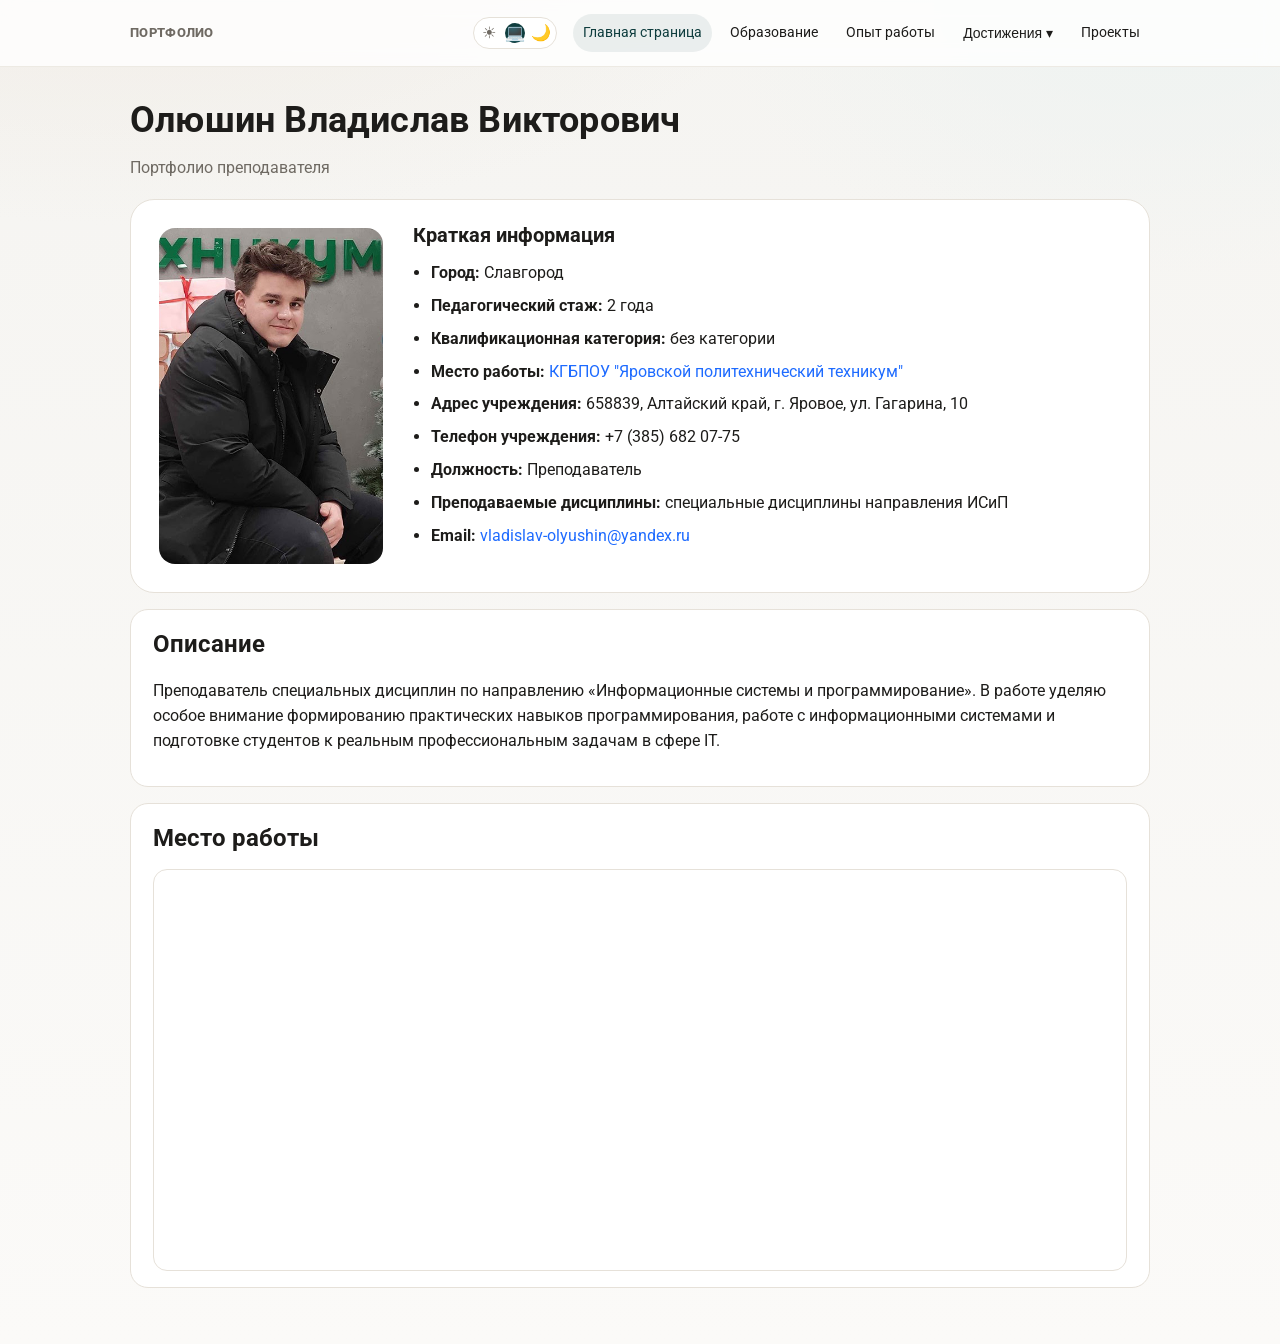
<file: index.html>
<!doctype html>
<html lang="ru">

<head>
  <meta charset="utf-8" />
  <!-- Иконка сайта -->
  <link rel="icon" href="assets/img/favicon.ico" type="image/x-icon">
  <!-- Настройки адаптивности -->
  <meta name="viewport" content="width=device-width, initial-scale=1" />
  <!-- Заголовок страницы во вкладке браузера -->
  <title>Олюшин | Портфолио</title>

  <!-- Подключение CSS -->
  <link rel="stylesheet" href="assets/css/styles.css" />
</head>

<body>
  <!-- Шапка сайта -->
  <header class="header">
    <div class="container">
      <div class="navbar">
        <!-- Логотип -->
        <a class="brand" href="index.html">Портфолио</a>

        <!-- Дополнительные элементы шапки -->
        <div class="nav-actions">
          <!-- Переключатель темы -->
          <div class="theme-switch" data-theme-switch aria-label="Переключатель темы">
            <button type="button" data-theme-btn="light" aria-label="Светлая тема" aria-pressed="false">☀</button>
            <button type="button" data-theme-btn="system" aria-label="Как в системе" aria-pressed="false">💻</button>
            <button type="button" data-theme-btn="dark" aria-label="Тёмная тема" aria-pressed="false">🌙</button>
            <span class="theme-switch__indicator" aria-hidden="true"></span>
          </div>

          <!-- Бургер-меню -->
          <button class="burger" data-burger aria-label="Меню" aria-expanded="false">
            ☰ <span style="font-size:13px;color:var(--muted)">Меню</span>
          </button>
        </div>

        <!-- Основная навигация -->
        <nav class="nav" data-nav>
          <a class="active" href="index.html">Главная страница</a>
          <a href="pages/education.html">Образование</a>
          <a href="pages/work-experience.html">Опыт работы</a>

          <!-- Выпадающее меню достижений -->
          <div class="dropdown" data-dropdown>
            <button type="button" data-dropdown-btn aria-expanded="false">Достижения ▾</button>
            <div class="dropdown-panel">
              <a href="pages/achievements/teacher.html">Преподавателя</a>
              <a href="pages/achievements/students.html">Студентов</a>
            </div>
          </div>

          <a href="pages/projects.html">Проекты</a>
        </nav>
      </div>
    </div>
  </header>

  <!-- Основное содержимое страницы -->
  <main class="container">
    <!-- Заголовок страницы -->
    <h1 class="page-title">Олюшин Владислав Викторович</h1>
    <p class="subtitle">Портфолио преподавателя</p>

    <!-- Блок с фотографией и основной информацией -->
    <section class="section hero">
      <div class="portrait">
        <!-- Кликабельное фото -->
        <div class="portrait-card" id="portraitCard" role="button" tabindex="0"
             aria-label="Открыть фото в полном размере">
          <img
            src="assets/img/portrait.jpg"
            alt="Фото преподавателя"
            id="portraitImg"
          />
        </div>
      </div>

      <div>
        <h2>Краткая информация</h2>
        <ul class="factlist">
          <li><b>Город:</b> Славгород</li>
          <li><b>Педагогический стаж:</b> 2 года</li>
          <li><b>Квалификационная категория:</b> без категории</li>
          <li><b>Место работы:</b>
            <a href="https://vk.com/yarovoe_tehnikum">КГБПОУ "Яровской политехнический техникум"</a>
          </li>
          <li><b>Адрес учреждения:</b> 658839, Алтайский край, г. Яровое, ул. Гагарина, 10</li>
          <li><b>Телефон учреждения:</b> +7 (385) 682 07-75</li>
          <li><b>Должность:</b> Преподаватель</li>
          <li><b>Преподаваемые дисциплины:</b> специальные дисциплины направления ИСиП</li>
          <li><b>Email:</b> <a href="mailto:vladislav-olyushin@yandex.ru">vladislav-olyushin@yandex.ru</a></li>
        </ul>
      </div>
    </section>

    <!-- Описание -->
    <section class="card">
      <h2>Описание</h2>
      <p>
        Преподаватель специальных дисциплин по направлению «Информационные системы и программирование».
        В работе уделяю особое внимание формированию практических навыков программирования,
        работе с информационными системами и подготовке студентов к реальным профессиональным задачам в сфере IT.
      </p>
    </section>

    <!-- Карта места работы -->
    <section class="card">
      <h2>Место работы</h2>
      <div class="map-wrapper">
        <iframe
          src="https://yandex.ru/map-widget/v1/?ll=78.564672%2C52.915145&z=18&mode=poi&poi%5Bpoint%5D=78.564001%2C52.914537"
          allowfullscreen
          loading="lazy">
        </iframe>
      </div>
    </section>
  </main>

  <!-- Модальное окно для фото и документов -->
  <div class="img-modal" id="imgModal" aria-hidden="true" role="dialog">
    <div class="img-modal__dialog">
      <img class="img-modal__img" id="imgModalImg" alt="Документ" />
      <iframe class="img-modal__frame" id="imgModalFrame" title="Документ" hidden></iframe>
    </div>
  </div>

  <!-- Подключение JavaScript -->
  <script src="assets/js/main.js"></script>
</body>
</html>
</file>
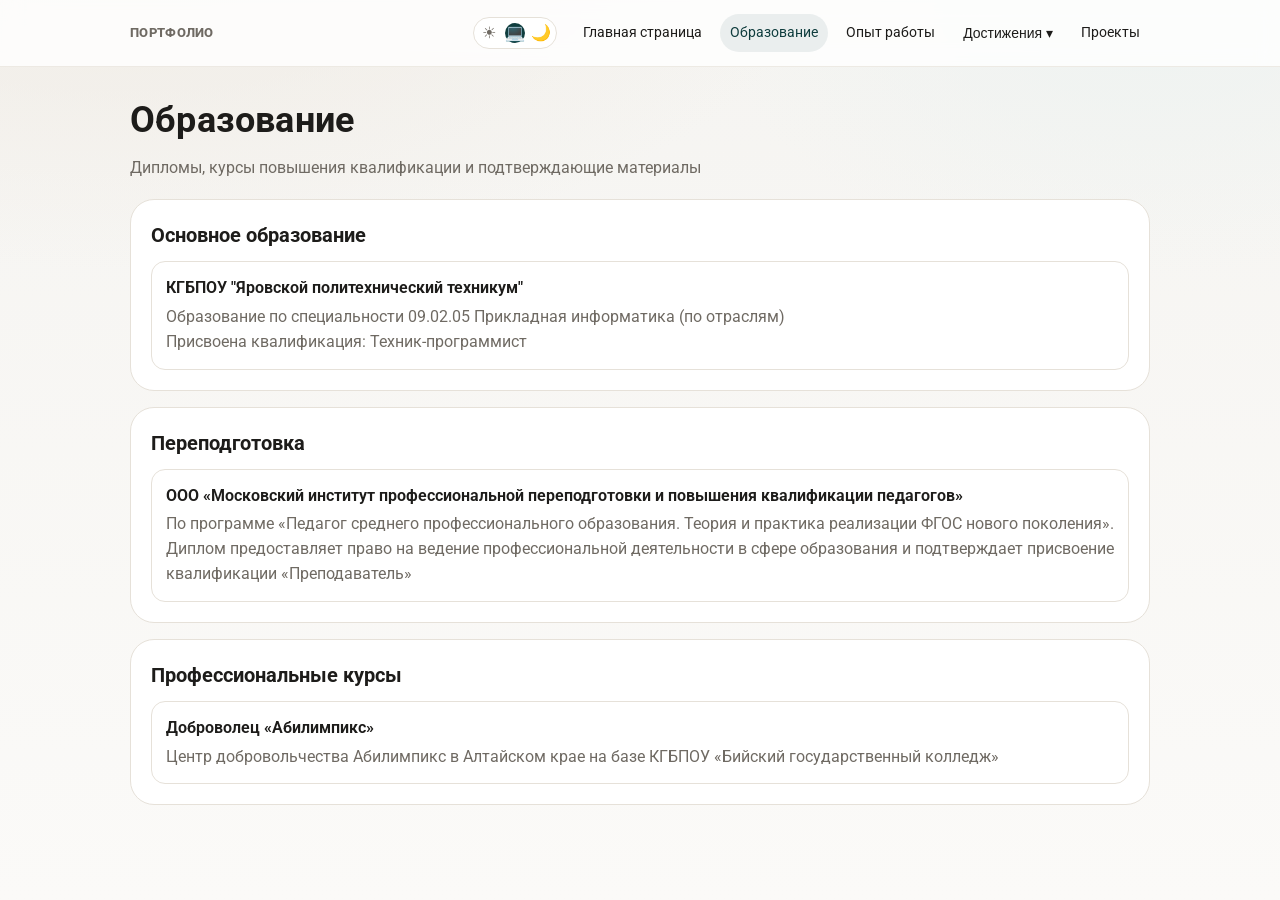
<file: pages/education.html>
<!doctype html>
<html lang="ru">

<head>
  <!-- Мета-информация и настройки страницы -->
  <meta charset="utf-8" />
  <!-- Иконка сайта (favicon) -->
  <link rel="icon" href="../assets/img/favicon.ico" type="image/x-icon">
  <!-- Адаптивная область просмотра для мобильных устройств -->
  <meta name="viewport" content="width=device-width, initial-scale=1" />
  <!-- Заголовок страницы во вкладке браузера -->
  <title>Олюшин | Образование</title>
  <!-- Подключение основного файла стилей -->
  <link rel="stylesheet" href="../assets/css/styles.css" />
</head>

<body>
  <!-- Шапка сайта -->
  <header class="header">
    <div class="container">
      <div class="navbar">
        <!-- Логотип/название сайта со ссылкой на главную страницу -->
        <a class="brand" href="../index.html">Портфолио</a>

        <!-- Блок элементов управления навигацией -->
        <div class="nav-actions">
          <!-- Переключатель темы оформления -->
          <div class="theme-switch" data-theme-switch aria-label="Переключатель темы">
            <button type="button" data-theme-btn="light" aria-label="Светлая тема" aria-pressed="false">☀</button>
            <button type="button" data-theme-btn="system" aria-label="Как в системе" aria-pressed="false">💻</button>
            <button type="button" data-theme-btn="dark" aria-label="Тёмная тема" aria-pressed="false">🌙</button>
            <span class="theme-switch__indicator" aria-hidden="true"></span>
          </div>

          <!-- Кнопка бургер-меню для мобильной навигации -->
          <button class="burger" data-burger aria-label="Меню" aria-expanded="false">
            ☰ <span style="font-size:13px;color:var(--muted)">Меню</span>
          </button>
        </div>

        <!-- Основное навигационное меню -->
        <nav class="nav" data-nav>
          <a href="../index.html">Главная страница</a>
          <a class="active" href="education.html">Образование</a>
          <a href="work-experience.html">Опыт работы</a>

          <!-- Выпадающее меню с достижениями -->
          <div class="dropdown" data-dropdown>
            <button type="button" data-dropdown-btn aria-expanded="false">Достижения ▾</button>
            <div class="dropdown-panel">
              <a href="achievements/teacher.html">Преподавателя</a>
              <a href="achievements/students.html">Студентов</a>
            </div>
          </div>

          <a href="projects.html">Проекты</a>
        </nav>
      </div>
    </div>
  </header>

  <!-- Основное содержимое страницы -->
  <main class="container">
    <!-- Заголовок и подзаголовок страницы -->
    <h1 class="page-title">Образование</h1>
    <p class="subtitle">
      Дипломы, курсы повышения квалификации и подтверждающие материалы
    </p>

    <!-- Секция: основное образование -->
    <section class="section">
      <h2>Основное образование</h2>
      <div class="rows">
        <!-- Кликабельная карточка диплома -->
        <a class="row row--link"
           href="../content/education/yarovsk_polytechnic_college.pdf"
           target="_blank"
           rel="noopener"
           aria-label="Открыть диплом Яровского политехнического техникума">
          <p class="row-title">
            КГБПОУ "Яровской политехнический техникум"
          </p>
          <p class="row-sub">
            Образование по специальности 09.02.05 Прикладная информатика (по отраслям)
          </p>
          <p class="row-sub">
            Присвоена квалификация: Техник-программист
          </p>
        </a>
      </div>
    </section>

    <!-- Секция: профессиональная переподготовка -->
    <section class="section">
      <h2>Переподготовка</h2>
      <div class="rows">
        <!-- Кликабельная карточка диплома о переподготовке -->
        <a class="row row--link"
           href="../content/education/moscow_institute_of_professional_retraining_and_advanced_training_of_teachers.pdf"
           target="_blank"
           rel="noopener"
           aria-label="Открыть диплом о профессиональной переподготовке">
          <p class="row-title">
            ООО «Московский институт профессиональной переподготовки и повышения квалификации педагогов»
          </p>
          <p class="row-sub">
            По программе «Педагог среднего профессионального образования. Теория и практика реализации ФГОС нового поколения».
            Диплом предоставляет право на ведение профессиональной деятельности в сфере образования и подтверждает
            присвоение квалификации «Преподаватель»
          </p>
        </a>
      </div>
    </section>

    <!-- Секция: профессиональные курсы -->
    <section class="section">
      <h2>Профессиональные курсы</h2>
      <div class="rows">
        <!-- Кликабельная карточка документа курса -->
        <a class="row row--link"
           href="../content/education/volunteer_abilympics.pdf"
           target="_blank"
           rel="noopener"
           aria-label="Открыть документ курса Абилимпикс">
          <p class="row-title">Доброволец «Абилимпикс»</p>
          <p class="row-sub">
            Центр добровольчества Абилимпикс в Алтайском крае на базе КГБПОУ «Бийский государственный колледж»
          </p>
        </a>
      </div>
    </section>
  </main>

  <!-- Модальное окно для просмотра документов -->
  <div class="img-modal" id="imgModal" aria-hidden="true" role="dialog">
    <div class="img-modal__dialog">
      <!-- Область для показа изображения -->
      <img class="img-modal__img" id="imgModalImg" alt="Документ" hidden />
      <!-- Область для показа PDF-документа -->
      <iframe class="img-modal__frame" id="imgModalFrame" title="Документ" hidden></iframe>
    </div>
  </div>

  <!-- Подключение основного JavaScript-файла -->
  <script src="../assets/js/main.js"></script>
</body>

</html>
</file>
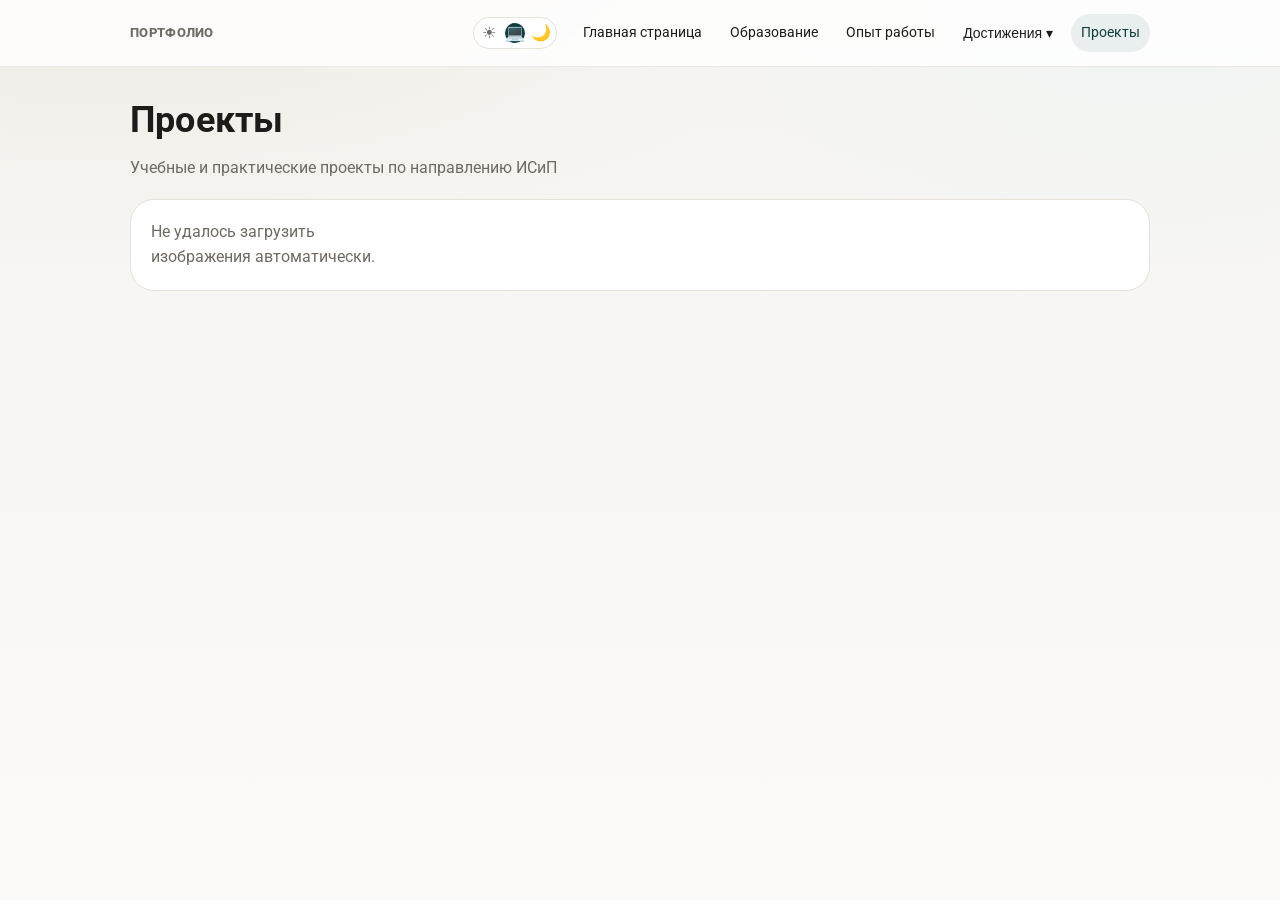
<file: pages/projects.html>
<!doctype html>
<html lang="ru">

<head>
  <!-- Мета-информация и настройки страницы -->
  <meta charset="utf-8" />
  <!-- Иконка сайта (favicon) -->
  <link rel="icon" href="../assets/img/favicon.ico" type="image/x-icon">
  <!-- Адаптивная область просмотра для мобильных устройств -->
  <meta name="viewport" content="width=device-width, initial-scale=1" />
  <!-- Заголовок страницы во вкладке браузера -->
  <title>Олюшин | Проекты</title>
  <!-- Подключение основного файла стилей -->
  <link rel="stylesheet" href="../assets/css/styles.css?v=20260427" />
</head>

<body>
  <!-- Шапка сайта -->
  <header class="header">
    <div class="container">
      <div class="navbar">
        <!-- Логотип/название сайта со ссылкой на главную страницу -->
        <a class="brand" href="../index.html">Портфолио</a>

        <!-- Блок элементов управления навигацией -->
        <div class="nav-actions">
          <!-- Переключатель темы оформления -->
          <div class="theme-switch" data-theme-switch aria-label="Переключатель темы">
            <button type="button" data-theme-btn="light" aria-label="Светлая тема" aria-pressed="false">☀</button>
            <button type="button" data-theme-btn="system" aria-label="Как в системе" aria-pressed="false">💻</button>
            <button type="button" data-theme-btn="dark" aria-label="Тёмная тема" aria-pressed="false">🌙</button>
            <span class="theme-switch__indicator" aria-hidden="true"></span>
          </div>

          <!-- Кнопка бургер-меню для мобильной навигации -->
          <button class="burger" data-burger aria-label="Меню" aria-expanded="false">
            ☰ <span style="font-size:13px;color:var(--muted)">Меню</span>
          </button>
        </div>

        <!-- Основное навигационное меню -->
        <nav class="nav" data-nav>
          <a href="../index.html">Главная страница</a>
          <a href="education.html">Образование</a>
          <a href="work-experience.html">Опыт работы</a>

          <!-- Выпадающее меню с достижениями -->
          <div class="dropdown" data-dropdown>
            <button type="button" data-dropdown-btn aria-expanded="false">Достижения ▾</button>
            <div class="dropdown-panel">
              <a href="achievements/teacher.html">Преподавателя</a>
              <a href="achievements/students.html">Студентов</a>
            </div>
          </div>

          <a class="active" href="projects.html">Проекты</a>
        </nav>
      </div>
    </div>
  </header>

  <!-- Основное содержимое страницы -->
  <main class="container">
    <!-- Заголовок и подзаголовок страницы -->
    <h1 class="page-title">Проекты</h1>
    <p class="subtitle">Учебные и практические проекты по направлению ИСиП</p>

    <!-- Секция с автоматической галереей проектов -->
    <section class="section">
      <!-- Галерея заполняется автоматически из content/projects. -->
      <div class="gallery gallery--4"
           data-auto-gallery
           data-gallery-id="projects"
           data-gallery-path="content/projects"
           data-gallery-base="../content/projects"
           data-gallery-title="Проект"
           data-gallery-caption="true"
           data-gallery-sort="name-asc"
           data-gallery-branch="main"
           data-repo-owner="vsemirka"
           data-repo-name="olyushinvv.io">
        <p class="subtitle" style="margin:0">Загрузка документов...</p>
      </div>
    </section>
  </main>

  <!-- Модальное окно для просмотра и скачивания документов -->
  <div class="img-modal" id="imgModal" aria-hidden="true" role="dialog">
    <div class="img-modal__dialog">
      <!-- Область для изображений -->
      <img class="img-modal__img" id="imgModalImg" alt="Документ" />
      <!-- Область для встроенного просмотра PDF -->
      <iframe class="img-modal__frame" id="imgModalFrame" title="Документ" hidden></iframe>
    </div>
  </div>

  <!-- Подключение основного клиентского скрипта -->
  <script src="../assets/js/main.js?v=20260427"></script>
</body>

</html>
</file>
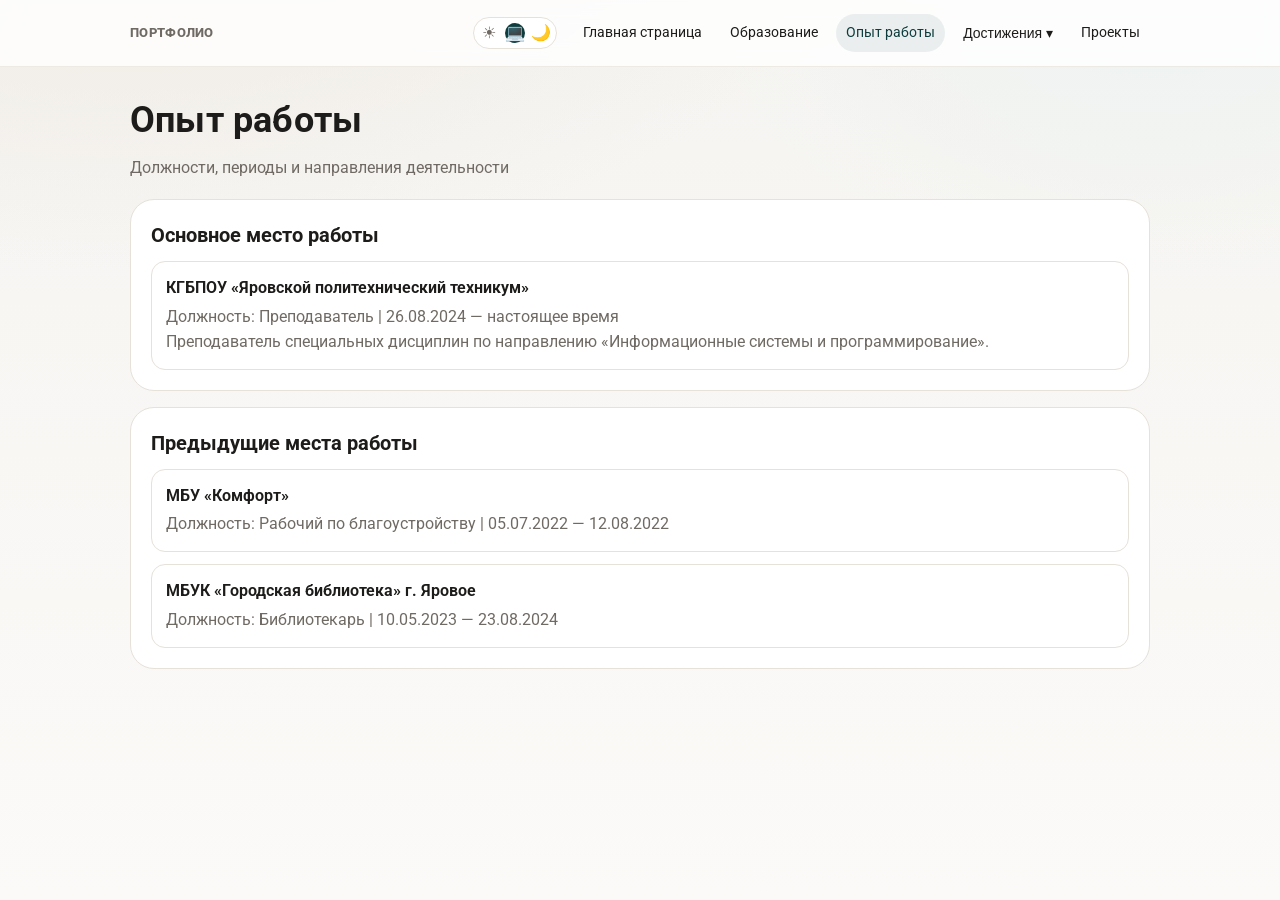
<file: pages/work-experience.html>
<!doctype html>
<html lang="ru">

<head>
  <!-- Мета-информация и настройки страницы -->
  <meta charset="utf-8" />
  <!-- Иконка сайта (favicon) -->
  <link rel="icon" href="../assets/img/favicon.ico" type="image/x-icon">
  <!-- Адаптивная область просмотра для мобильных устройств -->
  <meta name="viewport" content="width=device-width, initial-scale=1" />
  <!-- Заголовок страницы во вкладке браузера -->
  <title>Олюшин | Опыт работы</title>
  <!-- Подключение основного файла стилей -->
  <link rel="stylesheet" href="../assets/css/styles.css" />
</head>

<body>
  <!-- Шапка сайта -->
  <header class="header">
    <div class="container">
      <div class="navbar">
        <!-- Логотип/название сайта со ссылкой на главную страницу -->
        <a class="brand" href="../index.html">Портфолио</a>

        <!-- Блок элементов управления навигацией -->
        <div class="nav-actions">
          <!-- Переключатель темы оформления -->
          <div class="theme-switch" data-theme-switch aria-label="Переключатель темы">
            <button type="button" data-theme-btn="light" aria-label="Светлая тема" aria-pressed="false">☀</button>
            <button type="button" data-theme-btn="system" aria-label="Как в системе" aria-pressed="false">💻</button>
            <button type="button" data-theme-btn="dark" aria-label="Тёмная тема" aria-pressed="false">🌙</button>
            <span class="theme-switch__indicator" aria-hidden="true"></span>
          </div>

          <!-- Кнопка бургер-меню для мобильной навигации -->
          <button class="burger" data-burger aria-label="Меню" aria-expanded="false">
            ☰ <span style="font-size:13px;color:var(--muted)">Меню</span>
          </button>
        </div>

        <!-- Основное навигационное меню -->
        <nav class="nav" data-nav>
          <a href="../index.html">Главная страница</a>
          <a href="education.html">Образование</a>
          <a class="active" href="work-experience.html">Опыт работы</a>

          <!-- Выпадающее меню с достижениями -->
          <div class="dropdown" data-dropdown>
            <button type="button" data-dropdown-btn aria-expanded="false">Достижения ▾</button>
            <div class="dropdown-panel">
              <a href="achievements/teacher.html">Преподавателя</a>
              <a href="achievements/students.html">Студентов</a>
            </div>
          </div>

          <a href="projects.html">Проекты</a>
        </nav>
      </div>
    </div>
  </header>

  <!-- Основное содержимое -->
  <main class="container">
    <!-- Заголовок и подзаголовок страницы -->
    <h1 class="page-title">Опыт работы</h1>
    <p class="subtitle">Должности, периоды и направления деятельности</p>

    <!-- Секция: текущее место работы -->
    <section class="section">
      <!-- Текущее место работы выводится статически в HTML. -->
      <h2>Основное место работы</h2>
      <div class="rows">
        <!-- Карточка текущего места работы -->
        <div class="row">
          <p class="row-title">КГБПОУ «Яровской политехнический техникум»</p>
          <p class="row-sub">Должность: Преподаватель | 26.08.2024 — настоящее время</p>
          <p class="row-sub">
            Преподаватель специальных дисциплин по направлению «Информационные системы и программирование».
          </p>
        </div>
      </div>
    </section>

    <!-- Секция: предыдущие места работы -->
    <section class="section">
      <!-- Предыдущие места работы также заполняются вручную на этой странице. -->
      <h2>Предыдущие места работы</h2>
      <div class="rows">
        <!-- Карточка места работы в МБУ «Комфорт» -->
        <div class="row">
          <p class="row-title">МБУ «Комфорт»</p>
          <p class="row-sub">Должность: Рабочий по благоустройству | 05.07.2022 — 12.08.2022</p>
        </div>

        <!-- Карточка места работы в городской библиотеке -->
        <div class="row">
          <p class="row-title">МБУК «Городская библиотека» г. Яровое</p>
          <p class="row-sub">Должность: Библиотекарь | 10.05.2023 — 23.08.2024</p>
        </div>
      </div>
    </section>
  </main>

  <script src="../assets/js/main.js"></script>
</body>
</html>
</file>
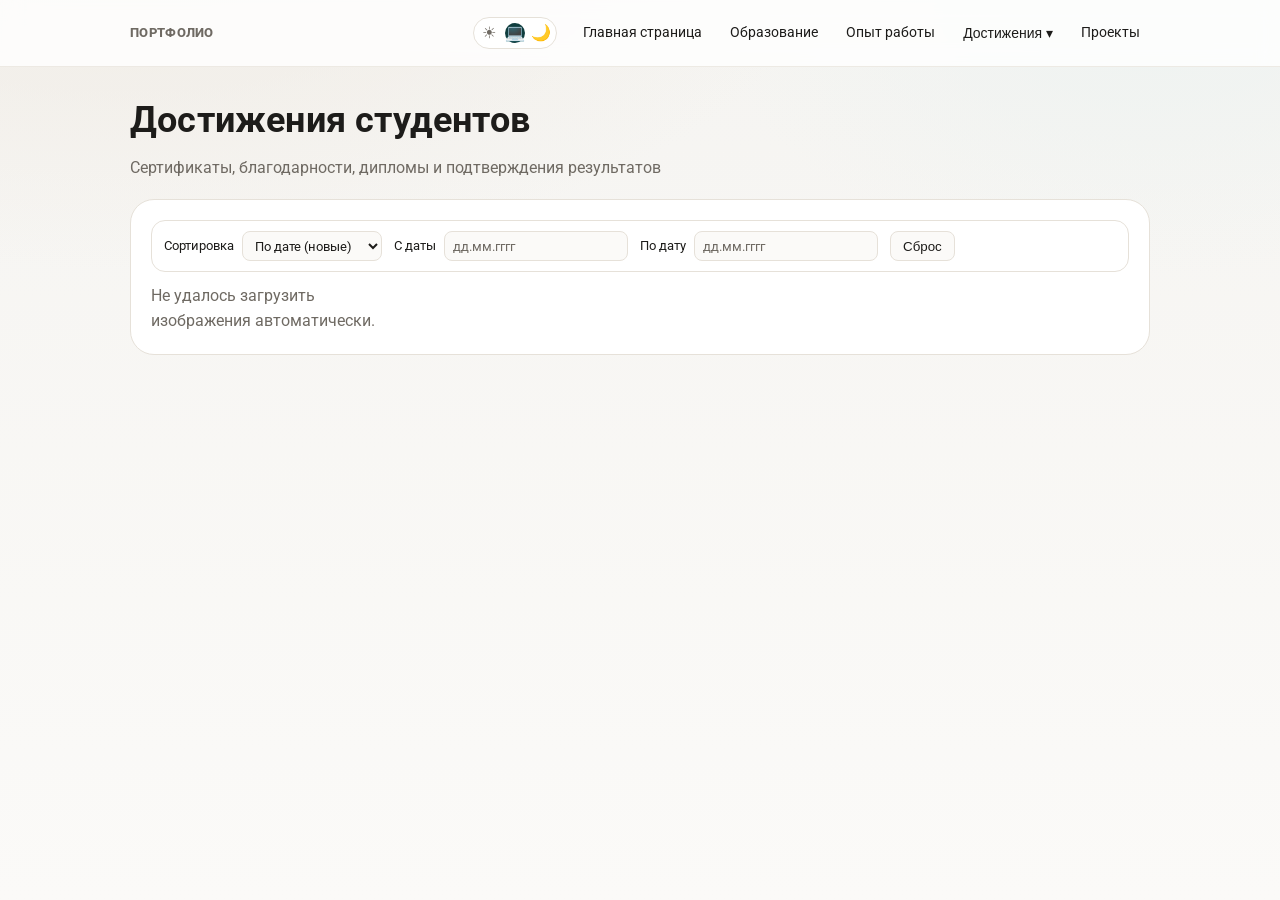
<file: pages/achievements/students.html>
<!doctype html>
<html lang="ru">

<head>
  <!-- Мета-информация и настройки страницы -->
  <meta charset="utf-8" />
  <!-- Иконка сайта (favicon) -->
  <link rel="icon" href="../../assets/img/favicon.ico" type="image/x-icon">
  <!-- Адаптивная область просмотра для мобильных устройств -->
  <meta name="viewport" content="width=device-width, initial-scale=1" />
  <!-- Заголовок страницы во вкладке браузера -->
  <title>Олюшин | Достижения студентов</title>
  <!-- Подключение основного файла стилей -->
  <link rel="stylesheet" href="../../assets/css/styles.css?v=20260427" />
</head>

<body>
  <!-- Шапка сайта -->
  <header class="header">
    <div class="container">
      <div class="navbar">
        <!-- Логотип/название сайта со ссылкой на главную страницу -->
        <a class="brand" href="../../index.html">Портфолио</a>

        <!-- Блок элементов управления навигацией -->
        <div class="nav-actions">
          <!-- Переключатель темы оформления -->
          <div class="theme-switch" data-theme-switch aria-label="Переключатель темы">
            <button type="button" data-theme-btn="light" aria-label="Светлая тема" aria-pressed="false">☀</button>
            <button type="button" data-theme-btn="system" aria-label="Как в системе" aria-pressed="false">💻</button>
            <button type="button" data-theme-btn="dark" aria-label="Тёмная тема" aria-pressed="false">🌙</button>
            <span class="theme-switch__indicator" aria-hidden="true"></span>
          </div>

          <!-- Кнопка бургер-меню для мобильной навигации -->
          <button class="burger" data-burger aria-label="Меню" aria-expanded="false">
            ☰ <span style="font-size:13px;color:var(--muted)">Меню</span>
          </button>
        </div>

        <!-- Основное навигационное меню -->
        <nav class="nav" data-nav>
          <a href="../../index.html">Главная страница</a>
          <a href="../education.html">Образование</a>
          <a href="../work-experience.html">Опыт работы</a>

          <!-- Выпадающее меню с разделами достижений -->
          <div class="dropdown" data-dropdown>
            <button type="button" data-dropdown-btn aria-expanded="false">Достижения ▾</button>
            <div class="dropdown-panel">
              <a href="teacher.html">Преподавателя</a>
              <a class="active" href="students.html">Студентов</a>
            </div>
          </div>

          <a href="../projects.html">Проекты</a>
        </nav>
      </div>
    </div>
  </header>

  <!-- Основное содержимое -->
  <main class="container">
    <!-- Заголовок и подзаголовок страницы -->
    <h1 class="page-title">Достижения студентов</h1>
    <p class="subtitle">
      Сертификаты, благодарности, дипломы и подтверждения результатов
    </p>

    <!-- Секция с фильтрами и галереей документов -->
    <section class="section">
      <!-- Панель управления сортировкой и фильтрацией -->
      <div class="gallery-controls" data-gallery-controls data-gallery-target="students">
        <label class="input">
          <span>Сортировка</span>
          <select data-gallery-sort>
            <option value="date-desc" selected>По дате (новые)</option>
            <option value="date-asc">По дате (старые)</option>
            <option value="name-asc">По имени (А-Я)</option>
            <option value="name-desc">По имени (Я-А)</option>
          </select>
        </label>
        <label class="input">
          <span>С даты</span>
          <input type="text" inputmode="numeric" placeholder="дд.мм.гггг" data-gallery-from />
        </label>
        <label class="input">
          <span>По дату</span>
          <input type="text" inputmode="numeric" placeholder="дд.мм.гггг" data-gallery-to />
        </label>
        <button type="button" class="btn btn--ghost" data-gallery-clear>Сброс</button>
      </div>

      <!-- Галерея заполняется автоматически из content/achievements/students. -->
      <div class="gallery gallery--4"
           data-auto-gallery
           data-gallery-id="students"
           data-gallery-path="content/achievements/students"
           data-gallery-base="../../content/achievements/students"
           data-gallery-title="Документ студента"
           data-gallery-sort="date-desc"
           data-gallery-branch="main"
           data-repo-owner="vsemirka"
           data-repo-name="olyushinvv.io">
        <p class="subtitle" style="margin:0">Загрузка изображений...</p>
      </div>
    </section>
  </main>

  <!-- Модальное окно -->
  <div class="img-modal" id="imgModal" aria-hidden="true" role="dialog">
    <div class="img-modal__dialog">
      <!-- Область для изображений -->
      <img class="img-modal__img" id="imgModalImg" alt="Документ" />
      <!-- Область для встроенного просмотра PDF -->
      <iframe class="img-modal__frame" id="imgModalFrame" title="Документ" hidden></iframe>
    </div>
  </div>

  <!-- Подключение основного клиентского скрипта -->
  <script src="../../assets/js/main.js?v=20260427"></script>
</body>
</html>
</file>
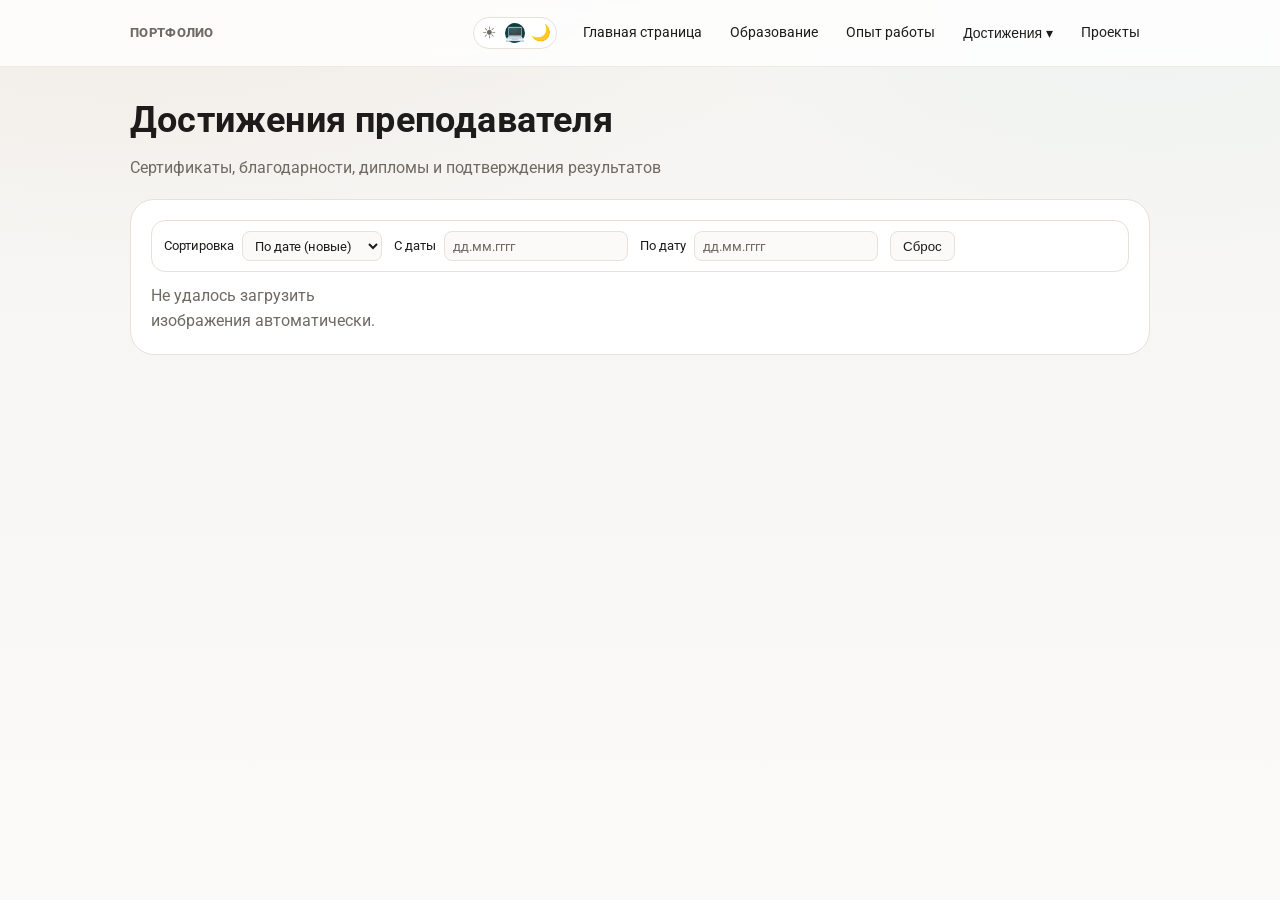
<file: pages/achievements/teacher.html>
<!doctype html>
<html lang="ru">

<head>
  <!-- Мета-информация и настройки страницы -->
  <meta charset="utf-8" />
  <!-- Иконка сайта (favicon) -->
  <link rel="icon" href="../../assets/img/favicon.ico" type="image/x-icon">
  <!-- Адаптивная область просмотра для мобильных устройств -->
  <meta name="viewport" content="width=device-width, initial-scale=1" />
  <!-- Заголовок страницы во вкладке браузера -->
  <title>Олюшин | Достижения преподавателя</title>
  <!-- Подключение основного файла стилей -->
  <link rel="stylesheet" href="../../assets/css/styles.css?v=20260427" />
</head>

<body>
  <!-- Шапка сайта -->
  <header class="header">
    <div class="container">
      <div class="navbar">
        <!-- Логотип/название сайта со ссылкой на главную страницу -->
        <a class="brand" href="../../index.html">Портфолио</a>

        <!-- Блок элементов управления навигацией -->
        <div class="nav-actions">
          <!-- Переключатель темы оформления -->
          <div class="theme-switch" data-theme-switch aria-label="Переключатель темы">
            <button type="button" data-theme-btn="light" aria-label="Светлая тема" aria-pressed="false">☀</button>
            <button type="button" data-theme-btn="system" aria-label="Как в системе" aria-pressed="false">💻</button>
            <button type="button" data-theme-btn="dark" aria-label="Тёмная тема" aria-pressed="false">🌙</button>
            <span class="theme-switch__indicator" aria-hidden="true"></span>
          </div>

          <!-- Кнопка бургер-меню для мобильной навигации -->
          <button class="burger" data-burger aria-label="Меню" aria-expanded="false">
            ☰ <span style="font-size:13px;color:var(--muted)">Меню</span>
          </button>
        </div>

        <!-- Основное навигационное меню -->
        <nav class="nav" data-nav>
          <a href="../../index.html">Главная страница</a>
          <a href="../education.html">Образование</a>
          <a href="../work-experience.html">Опыт работы</a>

          <!-- Выпадающее меню с разделами достижений -->
          <div class="dropdown" data-dropdown>
            <button type="button" data-dropdown-btn aria-expanded="false">Достижения ▾</button>
            <div class="dropdown-panel">
              <a class="active" href="teacher.html">Преподавателя</a>
              <a href="students.html">Студентов</a>
            </div>
          </div>

          <a href="../projects.html">Проекты</a>
        </nav>
      </div>
    </div>
  </header>

  <!-- Основное содержимое -->
  <main class="container">
    <!-- Заголовок и подзаголовок страницы -->
    <h1 class="page-title">Достижения преподавателя</h1>
    <p class="subtitle">
      Сертификаты, благодарности, дипломы и подтверждения результатов
    </p>

    <!-- Секция с фильтрами и галереей документов -->
    <section class="section">
      <!-- Панель управления сортировкой и фильтрацией -->
      <div class="gallery-controls" data-gallery-controls data-gallery-target="teacher">
        <label class="input">
          <span>Сортировка</span>
          <select data-gallery-sort>
            <option value="date-desc" selected>По дате (новые)</option>
            <option value="date-asc">По дате (старые)</option>
            <option value="name-asc">По имени (А-Я)</option>
            <option value="name-desc">По имени (Я-А)</option>
          </select>
        </label>
        <label class="input">
          <span>С даты</span>
          <input type="text" inputmode="numeric" placeholder="дд.мм.гггг" data-gallery-from />
        </label>
        <label class="input">
          <span>По дату</span>
          <input type="text" inputmode="numeric" placeholder="дд.мм.гггг" data-gallery-to />
        </label>
        <button type="button" class="btn btn--ghost" data-gallery-clear>Сброс</button>
      </div>

      <!-- Галерея заполняется автоматически из content/achievements/teacher. -->
      <div class="gallery gallery--4"
           data-auto-gallery
           data-gallery-id="teacher"
           data-gallery-path="content/achievements/teacher"
           data-gallery-base="../../content/achievements/teacher"
           data-gallery-title="Документ преподавателя"
           data-gallery-sort="date-desc"
           data-gallery-branch="main"
           data-repo-owner="vsemirka"
           data-repo-name="olyushinvv.io">
        <p class="subtitle" style="margin:0">Загрузка изображений...</p>
      </div>
    </section>
  </main>

  <!-- Модальное окно -->
  <div class="img-modal" id="imgModal" aria-hidden="true" role="dialog">
    <div class="img-modal__dialog">
      <!-- Область для изображений -->
      <img class="img-modal__img" id="imgModalImg" alt="Документ" />
      <!-- Область для встроенного просмотра PDF -->
      <iframe class="img-modal__frame" id="imgModalFrame" title="Документ" hidden></iframe>
    </div>
  </div>

  <!-- Подключение основного клиентского скрипта -->
  <script src="../../assets/js/main.js?v=20260427"></script>
</body>
</html>
</file>
<file: assets/css/styles.css>
﻿/* Подключение шрифта Roboto из Google Fonts */
@import url('https://fonts.googleapis.com/css2?family=Roboto:wght@300;400;500;700;900&display=swap');

/* ===== КОРНЕВЫЕ ПЕРЕМЕННЫЕ CSS (CSS-переменные) ===== */
:root{
  /* ===== ТОКЕНЫ ТЕМЫ (светлая тема по умолчанию) ===== */
  --bg:#f5f4f1;            /* Основной фон страницы */
  --bg-2:#fbfaf8;          /* Вторичный фон, градиент */
  --text:#1d1c1a;          /* Основной цвет текста */
  --muted:#6f6a63;         /* Приглушенный цвет текста (подзаголовки, второстепенное) */
  --line:#e6e1d9;          /* Цвет разделительных линий, бордеров */
  --card:#ffffff;          /* Фон карточек, модальных окон */
  --accent:#0f3d3e;        /* Акцентный цвет (синий/зеленый) */
  --accent-2:#f2c14e;      /* Второй акцентный цвет (желтый) */
  --shadow: none;
  --shadow-soft: none;

  /* Фон + помощники для хедера */
  --grad-spot-1:#f0ebe4;   /* Первый цвет для радиального градиента */
  --grad-spot-2:#eef3f1;   /* Второй цвет для радиального градиента */
  --header-bg: rgba(255,255,255,.8);     /* Полупрозрачный фон хедера */
  --header-border: rgba(230,225,217,.7); /* Полупрозрачная граница хедера */
  --radius:18px;           /* Стандартный радиус скругления */
  --radius-lg:24px;        /* Большой радиус скругления */
  --max: 1060px;           /* Максимальная ширина контейнера */
  --pad: 20px;             /* Стандартный внутренний отступ */
  --font: "Roboto", system-ui, -apple-system, "Segoe UI", Arial, "Noto Sans", "Liberation Sans", sans-serif;          /* Основной шрифт */
  --font-display: "Roboto", system-ui, -apple-system, "Segoe UI", Arial, "Noto Sans", "Liberation Sans", sans-serif;  /* Шрифт для заголовков */
}

/* ===== ТЕМНАЯ ТЕМА СИСТЕМЫ (автоматическая настройка ОС) ===== */
@media (prefers-color-scheme: dark){
  :root{
    /* Переопределение переменных для темной темы */
    --bg:#0f1115;          /* Темный фон */
    --bg-2:#141822;        /* Темный вторичный фон */
    --text:#e9e7e3;        /* Светлый текст */
    --muted:#b5aea4;       /* Приглушенный светлый текст */
    --line:#2a2f3a;        /* Темные разделители */
    --card:#151a24;        /* Темные карточки */
    --shadow: none;
    --shadow-soft: none;

    --grad-spot-1:#1c2230; /* Темный градиент 1 */
    --grad-spot-2:#0f141e; /* Темный градиент 2 */
    --header-bg: rgba(15,17,21,.72);      /* Полупрозрачный темный фон хедера */
    --header-border: rgba(42,47,58,.7);   /* Полупрозрачная темная граница хедера */
  }
}

/* ===== ПРИНУДИТЕЛЬНЫЕ ТЕМЫ (переопределяют системные) ===== */
html[data-theme="light"]{
  /* Явное включение светлой темы */
  --bg:#f5f4f1;
  --bg-2:#fbfaf8;
  --text:#1d1c1a;
  --muted:#6f6a63;
  --line:#e6e1d9;
  --card:#ffffff;
  --shadow: none;
  --shadow-soft: none;

  --grad-spot-1:#f0ebe4;
  --grad-spot-2:#eef3f1;
  --header-bg: rgba(255,255,255,.8);
  --header-border: rgba(230,225,217,.7);
}

html[data-theme="dark"]{
  /* Явное включение темной темы */
  --bg:#0f1115;
  --bg-2:#141822;
  --text:#e9e7e3;
  --muted:#b5aea4;
  --line:#2a2f3a;
  --card:#151a24;
  --shadow: none;
  --shadow-soft: none;

  --grad-spot-1:#1c2230;
  --grad-spot-2:#0f141e;
  --header-bg: rgba(15,17,21,.72);
  --header-border: rgba(42,47,58,.7);
}

/* Обнуление box-sizing для всех элементов */
*{box-sizing:border-box}

/* Стили для html и body */
html,body{
  margin:0;
  padding:0;
  color:var(--text);              /* Использование CSS-переменной */
  font-family:var(--font);        /* Использование переменной шрифта */
  line-height:1.55;               /* Межстрочный интервал */
  min-height:100%;                /* Минимальная высота 100% */
}

/* ФОН НА HTML */
html{
  overflow-y:scroll;              /* Всегда показывать скроллбар для предотвращения скачков */
  /* Сложный градиентный фон из радиальных и линейных градиентов */
  background: radial-gradient(1200px 600px at 10% -10%, var(--grad-spot-1) 0%, rgba(0,0,0,0) 60%),
              radial-gradient(800px 500px at 90% 0%, var(--grad-spot-2) 0%, rgba(0,0,0,0) 55%),
              linear-gradient(180deg, var(--bg) 0%, var(--bg-2) 100%);
}

body{
  background: transparent;        /* Прозрачный фон, т.к. фон задан на html */
}

/* Общий нижний отступ для главного контента */
main.container{padding-bottom:32px}

/* Блокировка прокрутки при открытом модальном окне */
body.no-scroll{overflow:hidden}

/* Базовые стили ссылок */
a{color:inherit;text-decoration:none}
a:hover{text-decoration:none}

/* Стили для изображений */
img{max-width:100%;display:block}

/* Контейнер с центрированием и ограничением по ширине */
.container{max-width:var(--max);margin:0 auto;padding:0 20px}

/* Горизонтальная разделительная линия */
.hr{border:0;border-top:1px solid var(--line);margin:22px 0}

/* ===== ШАПКА САЙТА ===== */

.header{
  border-bottom:1px solid var(--header-border);
  background:var(--header-bg);
  backdrop-filter: blur(10px);      /* Эффект размытия фона */
  position:sticky; top:0; z-index:20; /* Липкая шапка с высоким z-index */
}

/* Навигационная панель */
.navbar{
  display:flex; align-items:center; justify-content:flex-start;
  gap:16px; padding:14px 0;
}

/* Контейнер для действий в навигации (переключатель темы, бургер) */
.nav-actions{
  margin-left:auto;                  /* Прижимаем к правому краю */
  display:flex;
  align-items:center;
  gap:12px;
}

/* ===== ПЕРЕКЛЮЧАТЕЛЬ ТЕМЫ (трехпозиционный переключатель) ===== */
.theme-switch{
  position:relative;
  display:inline-flex;
  align-items:center;
  gap:6px;
  padding:5px;               /* Внутренние отступы */
  border-radius:999px;       /* Скругление для эффекта "пилюли" */
  background:var(--card);    /* Фон из переменной */
  border:1px solid var(--line);
  box-shadow:var(--shadow-soft);
}

/* Кнопки переключателя темы */
.theme-switch button{
  position:relative;
  z-index:2;                 /* Над индикатором */
  width:20px;
  height:20px;
  border:0;
  border-radius:999px;       /* Круглые кнопки */
  background:transparent;
  color:var(--muted);        /* Цвет иконок */
  cursor:pointer;
  font:inherit;              /* Наследование шрифта */
  font-size:16px;            /* Размер иконок */
  line-height:1;
  display:inline-flex;
  align-items:center;
  justify-content:center;
  transition: color .18s ease, transform .18s ease; /* Плавные переходы */
}

.theme-switch button:hover{
  color:var(--text);
  transform: translateY(-1px); /* Эффект поднятия при наведении */
}

.theme-switch button:focus-visible{
  outline:2px solid rgba(30,107,255,.35); /* Стиль фокуса для доступности */
  outline-offset:2px;
}

.theme-switch button[aria-pressed="true"]{
  color:#fff;                /* Белый цвет для активной кнопки */
}

/* Индикатор текущей темы */
.theme-switch__indicator{
  position:absolute;
  top: 5px;                  /* Совпадает с padding контейнера */
  left: 5px;                 /* Совпадает с padding контейнера */
  height: calc(100% - 10px); /* Вся высота внутри контейнера минус отступы */
  width: 20px;               /* Ровно как кнопка */
  border-radius:999px;
  background:var(--accent);  /* Акцентный цвет */
  box-shadow: none;
  transition: transform .25s ease; /* Плавное перемещение */
}

/* Позиционирование индикатора для каждой темы */
/* Шаг перемещения: 20px (ширина кнопки) + 6px (gap) = 26px */
html[data-theme="light"]  .theme-switch__indicator{ transform: translateX(0); }
html[data-theme="system"] .theme-switch__indicator{ transform: translateX(26px); }
html[data-theme="dark"]   .theme-switch__indicator{ transform: translateX(52px); }

/* Бренд/логотип в шапке */
.brand{
  font-weight:800;
  letter-spacing:.3px;
  text-transform:uppercase;
  font-size:13px;
  color:var(--muted);
}

/* Основное навигационное меню */
.nav{
  display:flex; align-items:center; gap:8px;
}

/* Ссылки и кнопки в навигации */
.nav a, .nav button{
  font-size:14px;
  color:var(--text);
  background:transparent;
  border:0;
  padding:8px 10px;
  border-radius:999px;       /* Скругленные элементы */
  cursor:pointer;
  transition: background .2s ease, transform .2s ease, color .2s ease;
}

/* Активная ссылка в навигации */
.nav a.active{
  background:rgba(15,61,62,.08); /* Полупрозрачный акцентный фон */
  color:var(--accent);
  text-decoration:none;
}

/* Ховер-эффект для навигационных элементов */
.nav a:hover, .nav button:hover{
  background:rgba(15,61,62,.08);
  color:var(--accent);
  text-decoration:none;
  transform: translateY(-1px); /* Эффект поднятия */
}

/* ===== ВЫПАДАЮЩЕЕ МЕНЮ ===== */

/*
  Делаем корневой контейнер "как кнопку":
  - position:relative для позиционирования панели
  - inline-block чтобы ширина контейнера совпадала с шириной кнопки
    (тогда панель можно сделать width:100% и она будет ровно как кнопка)
*/
.dropdown{
  position:relative;
  display:inline-block;
  z-index:25;
}

/* Панель выпадающего меню */
.dropdown-panel{
  position:absolute;
  left:0;
  top:100%;
  background:var(--card);
  border:1px solid var(--line);
  border-radius:14px;
  box-shadow:var(--shadow);

  min-width: 100%;      /* не меньше ширины кнопки */
  width: max-content;   /* расширяется под текст */
  white-space: nowrap;  /* запрещает перенос строк */

  padding:8px;
  opacity:0;
  transform: translateY(8px) scale(.98);
  pointer-events:none;
  transition: opacity .2s ease, transform .2s ease;
  z-index:26;
}

.dropdown-panel a{
  display:block;
  padding:10px 10px;
  border-radius:10px;
}

.dropdown-panel a:hover{background:rgba(15,61,62,.08);text-decoration:none}

/* Класс для открытого состояния выпадающего меню */
.dropdown.open .dropdown-panel{
  opacity:1;
  transform: translateY(0) scale(1);
  pointer-events:auto;                  /* Включаем взаимодействие */
}

/* Открытие только при наведении мыши */
.dropdown:hover .dropdown-panel,
.dropdown:focus-within .dropdown-panel{
  opacity:1;
  transform: translateY(0) scale(1);
  pointer-events:auto;
}

/* Кнопка бургер-меню (только для мобильных) */
.burger{
  display:none;                         /* Скрыто на десктопе */
  border:1px solid var(--line);
  background:var(--card);
  border-radius:12px;
  padding:8px 10px;
  cursor:pointer;
  box-shadow: var(--shadow-soft);
}

/* ===== АДАПТИВНЫЕ СТИЛИ ДЛЯ МОБИЛЬНЫХ УСТРОЙСТВ ===== */

@media (max-width: 860px){
  /* Показываем бургер-меню на мобильных */
  .burger{display:inline-flex; align-items:center; gap:8px}
  
  /* Изменяем навигацию для мобильных */
  .nav{
    display:none;                        /* Скрываем по умолчанию */
    position:absolute;
    left:0; right:0;
    top:58px;                            /* Под шапкой */
    background:var(--card);
    border-bottom:1px solid var(--line);
    padding:10px 18px 16px;
    flex-direction:column;              /* Вертикальное расположение */
    align-items:stretch;                /* Растягиваем на всю ширину */
    box-shadow: var(--shadow-soft);
  }
  
  /* Класс для открытого состояния меню */
  .nav.open{display:flex}
  
  /* Изменяем выпадающее меню для мобильных */
  .dropdown-panel{
    position:static;                    /* Убираем абсолютное позиционирование */
    box-shadow:none;
    border:0; padding:0; min-width:auto;
    opacity:1; transform:none; pointer-events:auto; /* Всегда видимо */
  }
  .dropdown-panel a{padding-left:18px}  /* Отступ для вложенных ссылок */
}

/* Увеличение переключателя темы для мобильных */
@media (max-width: 860px){
  .theme-switch{ padding:5px; gap:5px; }
  .theme-switch button{ width:32px; height:32px; font-size:15px; } /* Увеличиваем кнопки */
  .theme-switch__indicator{ top:5px; left:5px; width:32px; height:32px; } /* Увеличиваем индикатор */
  
  /* Новые позиции индикатора для увеличенных кнопок */
  /* Шаг: 32px (ширина кнопки) + 5px (gap) = 37px */
  html[data-theme="light"] .theme-switch__indicator{ transform: translateX(0); }
  html[data-theme="system"] .theme-switch__indicator{ transform: translateX(37px); }
  html[data-theme="dark"] .theme-switch__indicator{ transform: translateX(74px); }
}

/* ===== ОСНОВНОЙ МАКЕТ СТРАНИЦЫ ===== */

/* Заголовок страницы */
.page-title{
  margin:26px 0 8px;
  font-size:36px;
  font-family:var(--font-display);
  letter-spacing:.2px;
}

/* Подзаголовок страницы */
.subtitle{color:var(--muted); margin:0 0 18px; font-size:16px}

/* Секции страницы */
.section{
  background:var(--card);
  border:1px solid var(--line);
  border-radius:var(--radius-lg);
  padding:var(--pad);
  box-shadow: var(--shadow);
  margin:16px 0;
}
.section h2{
  margin:0 0 10px;
  font-size:20px;
}

/* ===== ГЛАВНАЯ СТРАНИЦА (ГЛАВНЫЙ БЛОК) ===== */

.hero{
  display:grid;
  grid-template-columns: 240px 1fr; /* Две колонки: фото и текст */
  gap:22px;
  align-items:start;
}

/* Адаптация hero для мобильных */
@media(max-width:700px){
  .hero{grid-template-columns:1fr} /* Одна колонка на мобильных */
}

/* Контейнер для портретного фото */
.portrait{
  border-radius:22px;
  padding:8px;
  overflow:hidden;
  background:var(--card);
  box-shadow: var(--shadow-soft);
}

/* Эффект увеличения фото при наведении */
.portrait img{
  transform: scale(1);
  transition: transform .6s ease;
}
.portrait:hover img{transform: scale(1.03)}

/* Список фактов */
.factlist{margin:0; padding-left:18px}
.factlist li{margin:8px 0}

/* Синие ссылки только в текстовых блоках */
.factlist a,
.card a{color:#1e6bff}
.factlist a:hover,
.card a:hover{color:#0f3fa3;text-decoration:underline}

/* ===== УНИВЕРСАЛЬНАЯ КАРТОЧКА ===== */
.card{
  margin:16px 0 0;
  padding:16px 22px;
  border-radius:18px;
  box-shadow:var(--shadow-soft);
  border:1px solid var(--line);
  background:var(--card);
}
.card h2{margin-top:0;margin-bottom:10px}

/* Фото как карточка (с эффектом увеличения) */
.portrait-card{
  display:block;
  border-radius:16px;
  overflow:hidden;
  box-shadow:var(--shadow);
  background:var(--card);
  cursor:zoom-in;                    /* Курсор "лупа" */
  transition:transform .15s ease, box-shadow .15s ease;
  max-width:100%;
}
.portrait-card:hover{transform:translateY(-2px);box-shadow:var(--shadow)}
.portrait-card img{display:block;width:100%;height:auto}

/* ===== МОДАЛЬНОЕ ОКНО ДЛЯ ФОТО ===== */
.img-modal{
  position:fixed;
  inset:0;                           /* Современный синтаксис для top:0; right:0; bottom:0; left:0; */
  display:none;                      /* Скрыто по умолчанию */
  align-items:center;
  justify-content:center;
  padding:20px;
  background:rgba(0,0,0,.72);       /* Полупрозрачный черный фон */
  z-index:9999;                      /* Очень высокий z-index */
}

/* Класс для отображения модального окна */
.img-modal[aria-hidden="false"]{display:flex}

/* Контейнер модального окна */
.img-modal__dialog{
  position:relative;
  display:flex;
  flex-direction:column;
  align-items:center;
  width:fit-content;
  max-width:100%;
  max-height:calc(100vh - 16px);
  border-radius:16px;
  background:transparent;
  box-shadow:none;
}

.img-modal--pdf .img-modal__dialog{
  background:#fff;
}

.img-modal__img{
  display:block;
  width:auto;
  height:auto;
  max-width:min(1100px, calc(96vw));
  max-height:calc(100vh - 16px);
  object-fit:contain;
}

/* Если у изображения нет src, скрываем его */
.img-modal__img:not([src]){display:none}

.img-modal__frame{
  display:block;
  width:min(760px, calc(92vw));
  aspect-ratio:210 / 297;
  height:auto;
  max-height:min(92vh, 1200px);
  border:0;
  border-radius:16px;
  background:#fff;
}

.img-modal--pdf .img-modal__frame{
  background:#fff;
}

.img-modal__frame:not([src]){display:none}
.img-modal__frame[hidden]{display:none}

@media(max-width:700px){
  .img-modal__dialog{
    max-height:calc(100vh - 12px);
    border-radius:12px;
  }

  .img-modal__img{
    max-width:calc(100vw - 12px);
    max-height:calc(100vh - 12px);
  }

  .img-modal__frame{
    width:min(92vw, 760px);
    max-height:calc(100vh - 12px);
  }

}

.img-modal{
  padding:clamp(6px, 1.5vw, 12px);
}

/* Карта в стиле карточки */
.map-wrapper{
  margin-top:12px;
  width:100%;
  border-radius:14px;
  overflow:hidden;
  border:1px solid var(--line);
  box-shadow:var(--shadow-soft);
  background:var(--card);
}
.map-wrapper iframe{display:block;width:100% !important;min-width:100%;height:400px;border:0}

/* ===== СТРОКИ С ИНФОРМАЦИЕЙ (НА СТРАНИЦЕ ОБРАЗОВАНИЯ) ===== */

.rows{display:grid; gap:12px} /* Сетка строк */

.row{
  border:1px solid var(--line);
  border-radius:14px;
  padding:14px;
  background:var(--card);
  box-shadow: var(--shadow-soft);
  transition: transform .2s ease, box-shadow .2s ease; /* Плавные переходы */
}

/* Эффект при наведении на строку */
.row:hover{
  transform: translateY(-2px);      /* Поднимаем строку */
  box-shadow: var(--shadow);        /* Усиливаем тень */
}

.row--link{
  display:block;
  color:inherit;
  text-decoration:none;
}

.row--link:focus-visible{
  outline:2px solid rgba(30,107,255,.35);
  outline-offset:2px;
}

.row .row-title{font-weight:650; margin:0 0 4px}   /* Заголовок строки */
.row .row-sub{color:var(--muted); margin:0}         /* Подзаголовок строки */

/* ===== КНОПКИ ===== */

.btn{
  display:inline-flex;
  align-items:center;
  gap:8px;
  padding:10px 14px;
  border-radius:999px;              /* Овальные кнопки */
  border:1px solid rgba(15,61,62,.25);
  background:var(--card);
  color:var(--text);
  text-decoration:none !important;  /* Отключаем подчеркивание */
  box-shadow: var(--shadow-soft);
  transition: transform .2s ease, box-shadow .2s ease, background .2s ease;
}

/* Ховер-эффект для кнопок */
.btn:hover{
  background:rgba(15,61,62,.06);    /* Легкий акцентный фон */
  transform: translateY(-1px);      /* Эффект поднятия */
  box-shadow: var(--shadow);        /* Усиление тени */
}

/* Контейнер для строки кнопок */
.btn-row{display:flex; flex-wrap:wrap; gap:10px; margin-top:10px}

/* ===== КАРТОЧКИ ПРОФИЛЕЙ (СТРАНИЦА УПОМИНАНИЙ) ===== */
/* ===== КАРТОЧКИ РЕПОЗИТОРИЕВ (СТРАНИЦА ПРОЕКТОВ) ===== */
.repo-grid{
  display:grid;
  grid-template-columns:repeat(3, minmax(0, 1fr));
  gap:14px;
}

.repo-card{
  border:1px solid var(--line);
  border-radius:16px;
  overflow:hidden;
  background:var(--card);
  box-shadow:var(--shadow-soft);
  text-decoration:none;
  color:var(--text);
  transition:transform .2s ease, box-shadow .2s ease;
}

.repo-card:hover{
  transform:translateY(-2px);
  box-shadow:var(--shadow);
}

.repo-card__preview{
  aspect-ratio:16 / 9;
  background:linear-gradient(120deg, #1b3f84 0%, #0a1b3b 50%, #060c1f 100%);
  border-bottom:1px solid var(--line);
  overflow:hidden;
  display:flex;
  align-items:center;
  justify-content:center;
}

.repo-card__preview img{
  display:block;
  width:88px;
  height:88px;
  object-fit:contain;
  background:transparent;
}

.repo-card__preview.has-social img{
  width:100%;
  height:100%;
  object-fit:cover;
}

.repo-card__body{
  padding:12px 12px 8px;
}

.repo-card__body h3{
  margin:0;
  font-size:18px;
}

.repo-card__body p{
  margin:0;
  color:var(--muted);
  font-size:14px;
}

@media(max-width:1100px){
  .repo-grid{grid-template-columns:repeat(2, minmax(0, 1fr))}
}

@media(max-width:700px){
  .repo-grid{grid-template-columns:1fr}
}

/* ===== ГАЛЕРЕЯ ===== */

.gallery-controls{
  display:flex;
  align-items:center;
  gap:12px;
  padding:10px 12px;
  border-radius:14px;
  background:var(--card);
  border:1px solid var(--line);
  color:var(--text);
  box-shadow:var(--shadow-soft);
  margin-bottom:12px;
}

.gallery-controls .input{
  display:inline-flex;
  align-items:center;
  gap:8px;
  font-size:13px;
  color:inherit;
}

.gallery-controls select,
.gallery-controls input[type="date"],
.gallery-controls input[type="text"]{
  height:30px;
  border-radius:8px;
  border:1px solid var(--line);
  background:var(--bg-2);
  color:var(--text);
  padding:0 8px;
  font:inherit;
}

.gallery-controls input::placeholder{
  color:var(--muted);
}

.gallery-controls select:focus-visible,
.gallery-controls input[type="date"]:focus-visible,
.gallery-controls input[type="text"]:focus-visible{
  outline:2px solid rgba(30,107,255,.35);
  outline-offset:1px;
}

.gallery-controls .btn{
  height:30px;
  padding:0 12px;
  border-radius:8px;
  border:1px solid var(--line);
  background:var(--bg-2);
  color:var(--text);
  box-shadow:none;
}

.gallery-controls .btn:hover{
  background:var(--card);
  transform:none;
  box-shadow:none;
}

@media(max-width:700px){
  .gallery-controls{
    flex-wrap:wrap;
    gap:10px;
  }
}

.gallery{
  display:grid;
  grid-template-columns: repeat(3, 1fr); /* 3 колонки по умолчанию */
  gap:14px;
}

/* Модификатор: 4 карточки в строке */
.gallery.gallery--4{grid-template-columns:repeat(4,1fr)}

/* Адаптация галереи для разных экранов */
@media(max-width:1100px){.gallery.gallery--4{grid-template-columns:repeat(3,1fr)}}
@media(max-width:900px){ .gallery{grid-template-columns:repeat(2,1fr)} }  /* 2 колонки */
@media(max-width:560px){ .gallery{grid-template-columns:1fr} }             /* 1 колонка */

/* ===== СЕТКА ПОСТОВ VK (СТРАНИЦА УПОМИНАНИЙ) ===== */

/* ===== ПЛИТКИ (ПЛИТКИ) ДЛЯ ГАЛЕРЕИ ===== */
.tile{
  border:1px solid var(--line);
  border-radius:16px;
  overflow:hidden;
  background:var(--card);
  box-shadow: var(--shadow);
  transform: translateY(0);
  transition: transform .25s ease, box-shadow .25s ease;
  position:relative;
}

.tile:hover{
  transform: translateY(-3px);      /* Эффект поднятия */
  box-shadow: var(--shadow);
}

.tile-media{
  position:relative;
  display:flex;
  align-items:center;
  justify-content:center;
}

.tile-open{
  position:absolute;
  inset:0;
  z-index:2;
  border:0;
  padding:0;
  background:transparent;
  cursor:pointer;
  appearance:none;
}

.tile-open:focus-visible{
  outline:2px solid var(--accent);
  outline-offset:-2px;
}

.tile-format__badge{
  position:absolute;
  top:12px;
  left:12px;
  display:inline-flex;
  align-items:center;
  justify-content:center;
  min-width:48px;
  height:28px;
  padding:0 10px;
  border-radius:999px;
  background:var(--accent);
  color:#fff;
  font-size:12px;
  font-weight:700;
  letter-spacing:.04em;
  box-shadow:var(--shadow-soft);
}

.tile img{width:100%; height:240px; object-fit:cover; background:var(--card)}
.tile-pdf__frame{
  width:100%;
  height:240px;
  border:0;
  display:block;
  pointer-events:none;
  background:var(--card);
}
.tile-pdf__badge{
  position:absolute;
  top:12px;
  left:12px;
  display:inline-flex;
  align-items:center;
  justify-content:center;
  min-width:48px;
  height:28px;
  padding:0 10px;
  border-radius:999px;
  background:var(--accent);
  color:#fff;
  font-size:12px;
  font-weight:700;
  letter-spacing:.04em;
  box-shadow:var(--shadow-soft);
}
.tile-file__placeholder{
  width:100%;
  height:240px;
  display:flex;
  align-items:center;
  justify-content:center;
  background:
    linear-gradient(135deg, rgba(255,255,255,.96), rgba(243,246,255,.92)),
    var(--card);
  border:1px solid var(--line);
}

.tile-file__icon{
  display:inline-flex;
  align-items:center;
  justify-content:center;
  min-width:88px;
  height:88px;
  padding:0 18px;
  border-radius:20px;
  background:var(--accent);
  color:#fff;
  font-size:22px;
  font-weight:800;
  letter-spacing:.08em;
}

.tile .cap{
  padding:10px 12px;
  font-size:13px;
  color:var(--muted);
  border-top:1px solid var(--line);
  background:var(--card);
} /* Подпись к плитке */

/* ===== АНИМАЦИЯ ПОЯВЛЕНИЯ (ПОЯВЛЕНИЕ) ===== */

.reveal{
  opacity:0;
  transform: translateY(16px);      /* Начальное положение (сдвиг вниз) */
  transition: opacity .7s ease, transform .7s ease;
}

/* Класс для видимого элемента */
.reveal.is-visible{
  opacity:1;
  transform: translateY(0);         /* Возвращаем на место */
}

/* Отключение анимаций для пользователей с настройкой prefers-reduced-motion */
@media (prefers-reduced-motion: reduce){
  *{scroll-behavior:auto !important} /* Отключаем плавную прокрутку */
  .reveal{opacity:1; transform:none; transition:none} /* Отключаем анимации появления */
  /* Отключаем все остальные переходы */
  .portrait img, .row, .tile, .btn, .nav a, .nav button{transition:none}
}

/* ===== ПОДВАЛ САЙТА ===== */
.footer{
  margin-top: 28px;                 /* Отступ сверху */
  padding: 28px 0;                  /* Симметричные отступы сверху и снизу */
  color: var(--muted);              /* Приглушенный цвет текста */
  font-size: 14px;                  /* Уменьшенный размер шрифта */
  border-top: 1px solid rgba(230,225,217,.9); /* Верхняя граница */
  background: transparent;          /* Прозрачный фон */
}

.footer .footer-inner{
  display:flex;
  align-items:center;
  justify-content:space-between;   /* Распределение по краям */
  gap:16px;
}

.footer a{
  color: var(--muted);
  font-weight: 500;                 /* Полужирные ссылки */
}

.footer a:hover{
  color: var(--accent);             /* Акцентный цвет при наведении */
  text-decoration: underline;       /* Подчеркивание при наведении */
}

/* Приятный отступ перед футером для последнего элемента в main */
main.container > :last-child{
  margin-bottom: 24px !important;
}
</file>
